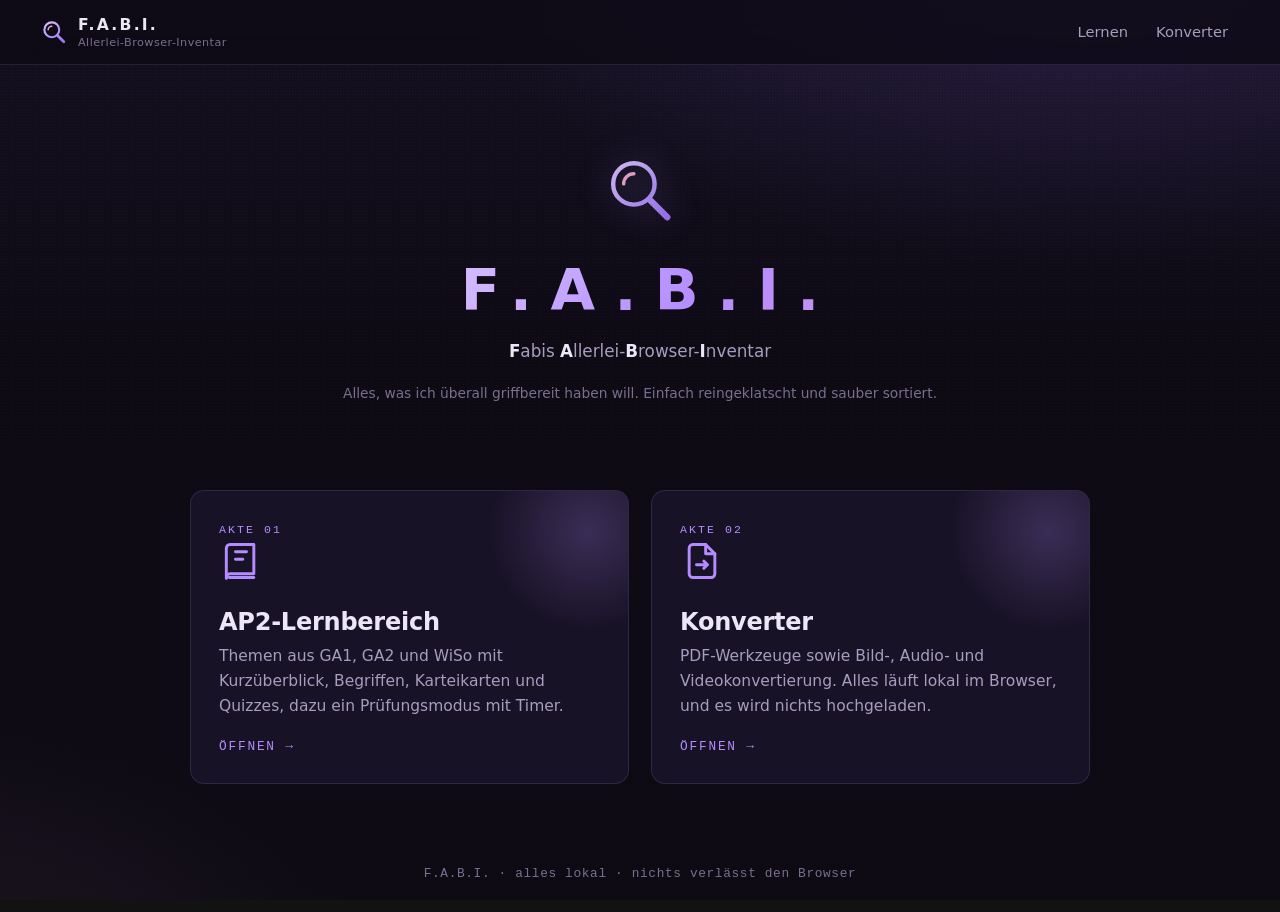
<file: index.html>
<!DOCTYPE html>
<html lang="de">
<head>
  <meta charset="utf-8">
  <meta name="viewport" content="width=device-width, initial-scale=1">
  <title>F.A.B.I. – Fabis Allerlei-Browser-Inventar</title>
  <meta name="description" content="Fabis persönliche Sammlung: AP2-Lernbereich und lokaler Datei-Konverter.">
  <link rel="icon" href="assets/favicon.svg" type="image/svg+xml">
  <link rel="stylesheet" href="assets/css/style.css">
</head>
<body>
  <header class="topbar">
    <a class="brand" href="./">
      <svg viewBox="0 0 32 32" fill="none" aria-hidden="true"><defs><linearGradient id="lg" x1="0" y1="0" x2="32" y2="32" gradientUnits="userSpaceOnUse"><stop stop-color="#e2d2ff"/><stop offset="1" stop-color="#8f63f0"/></linearGradient></defs><circle cx="13.5" cy="13.5" r="8.5" stroke="url(#lg)" stroke-width="2.4"/><path d="M20 20l7.2 7.2" stroke="url(#lg)" stroke-width="3.2" stroke-linecap="round"/><path d="M9.3 13.5a4.2 4.2 0 0 1 4.2-4.2" stroke="#e8a6c8" stroke-width="1.7" stroke-linecap="round"/></svg>
      <span>F.A.B.I.<small>Allerlei-Browser-Inventar</small></span>
    </a>
    <nav class="topnav">
      <a href="lernen/">Lernen</a>
      <a href="konverter/">Konverter</a>
    </nav>
  </header>

  <main>
    <section class="hero">
      <svg class="emblem" viewBox="0 0 32 32" fill="none" aria-hidden="true"><defs><linearGradient id="hg" x1="0" y1="0" x2="32" y2="32" gradientUnits="userSpaceOnUse"><stop stop-color="#e2d2ff"/><stop offset="1" stop-color="#8f63f0"/></linearGradient></defs><circle cx="13.5" cy="13.5" r="8.5" stroke="url(#hg)" stroke-width="1.8"/><path d="M20 20l7.2 7.2" stroke="url(#hg)" stroke-width="2.6" stroke-linecap="round"/><path d="M9.3 13.5a4.2 4.2 0 0 1 4.2-4.2" stroke="#e8a6c8" stroke-width="1.4" stroke-linecap="round"/></svg>
      <h1>F.A.B.I.</h1>
      <p class="sub"><b>F</b>abis <b>A</b>llerlei-<b>B</b>rowser-<b>I</b>nventar</p>
      <p class="dim small">Alles, was ich überall griffbereit haben will. Einfach reingeklatscht und sauber sortiert.</p>
    </section>

    <section class="doors">
      <a class="card door" href="lernen/">
        <div class="label">Akte 01</div>
        <svg class="icon" viewBox="0 0 24 24" fill="none" stroke="currentColor" stroke-width="1.6" stroke-linecap="round" stroke-linejoin="round" aria-hidden="true"><path d="M4 19.5V5a2 2 0 0 1 2-2h13v16H6a2 2 0 0 0-2 2.5Z"/><path d="M4 19.5A2 2 0 0 0 6 21h13"/><path d="M9 7h6M9 11h4"/></svg>
        <h2>AP2-Lernbereich</h2>
        <p>Themen aus GA1, GA2 und WiSo mit Kurzüberblick, Begriffen, Karteikarten und Quizzes, dazu ein Prüfungsmodus mit Timer.</p>
        <div class="go">ÖFFNEN →</div>
      </a>
      <a class="card door" href="konverter/">
        <div class="label">Akte 02</div>
        <svg class="icon" viewBox="0 0 24 24" fill="none" stroke="currentColor" stroke-width="1.6" stroke-linecap="round" stroke-linejoin="round" aria-hidden="true"><path d="M14 3H7a2 2 0 0 0-2 2v14a2 2 0 0 0 2 2h10a2 2 0 0 0 2-2V8Z"/><path d="M14 3v5h5"/><path d="M9 14h6M13 12l2 2-2 2"/></svg>
        <h2>Konverter</h2>
        <p>PDF-Werkzeuge sowie Bild-, Audio- und Videokonvertierung. Alles läuft lokal im Browser, und es wird nichts hochgeladen.</p>
        <div class="go">ÖFFNEN →</div>
      </a>
    </section>
  </main>
  <footer class="footer">F.A.B.I. · alles lokal · nichts verlässt den Browser</footer>
</body>
</html>
</file>
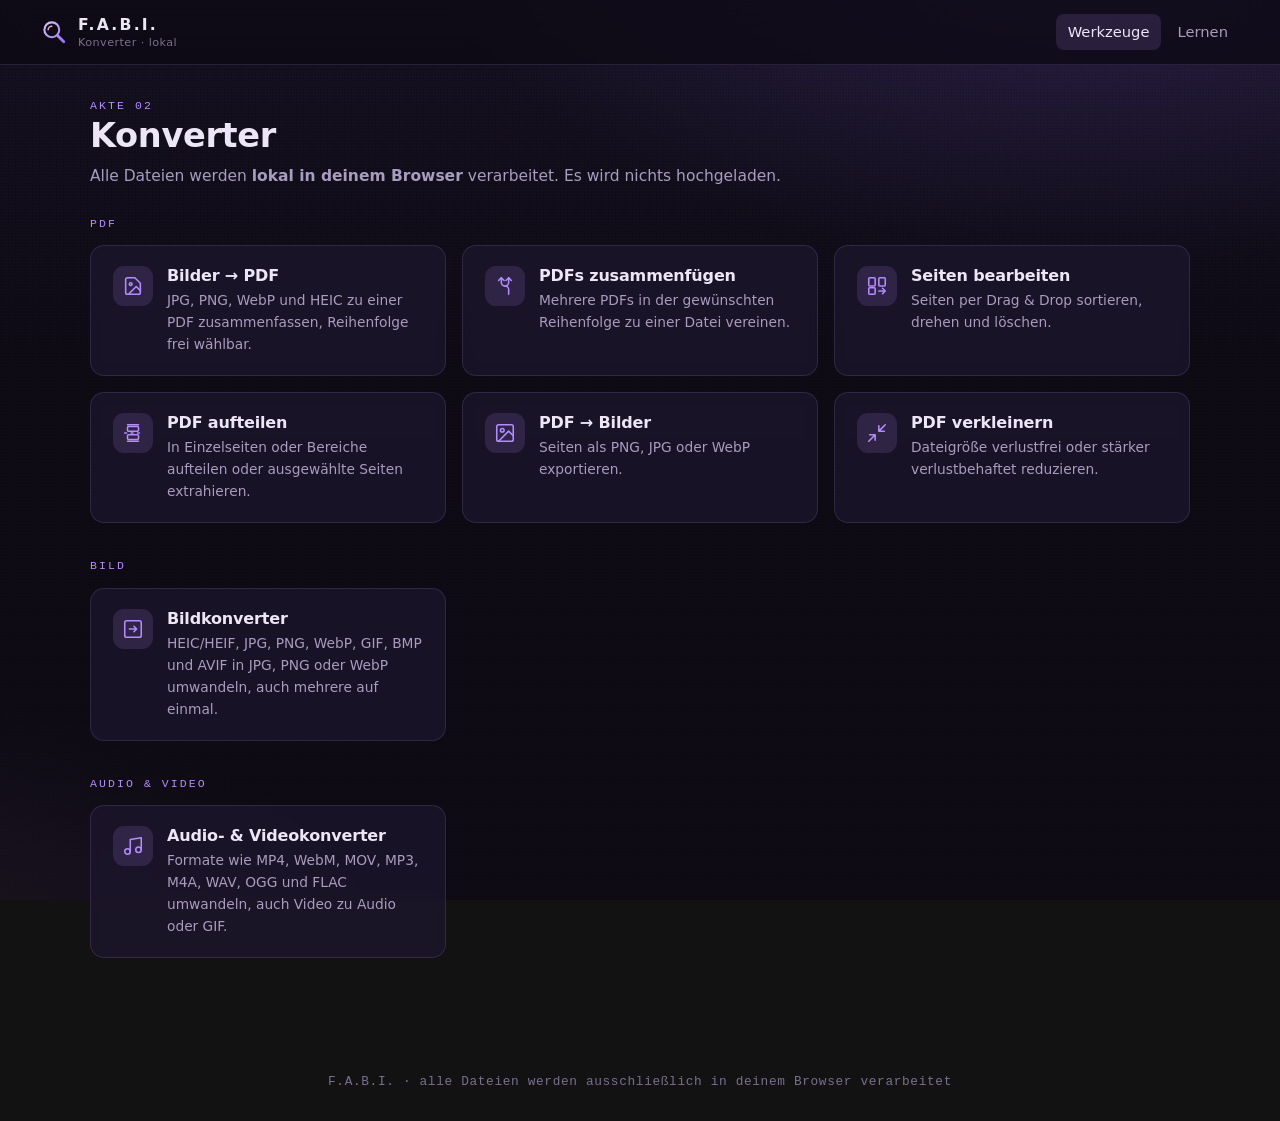
<file: konverter/index.html>
<!DOCTYPE html>
<html lang="de">
<head>
  <meta charset="utf-8">
  <meta name="viewport" content="width=device-width, initial-scale=1">
  <title>Konverter · F.A.B.I.</title>
  <link rel="icon" href="../assets/favicon.svg" type="image/svg+xml">
  <link rel="stylesheet" href="../assets/css/style.css">
</head>
<body>
  <header class="topbar">
    <a class="brand" href="../">
      <svg viewBox="0 0 32 32" fill="none" aria-hidden="true"><defs><linearGradient id="lg" x1="0" y1="0" x2="32" y2="32" gradientUnits="userSpaceOnUse"><stop stop-color="#e2d2ff"/><stop offset="1" stop-color="#8f63f0"/></linearGradient></defs><circle cx="13.5" cy="13.5" r="8.5" stroke="url(#lg)" stroke-width="2.4"/><path d="M20 20l7.2 7.2" stroke="url(#lg)" stroke-width="3.2" stroke-linecap="round"/><path d="M9.3 13.5a4.2 4.2 0 0 1 4.2-4.2" stroke="#e8a6c8" stroke-width="1.7" stroke-linecap="round"/></svg>
      <span>F.A.B.I.<small>Konverter · lokal</small></span>
    </a>
    <nav class="topnav">
      <a href="#/" class="active">Werkzeuge</a>
      <a href="../lernen/">Lernen</a>
    </nav>
  </header>

  <main id="app"><p class="muted">Lade …</p></main>
  <footer class="footer">F.A.B.I. · alle Dateien werden ausschließlich in deinem Browser verarbeitet</footer>

  <script src="../assets/js/convert.js"></script>
</body>
</html>
</file>
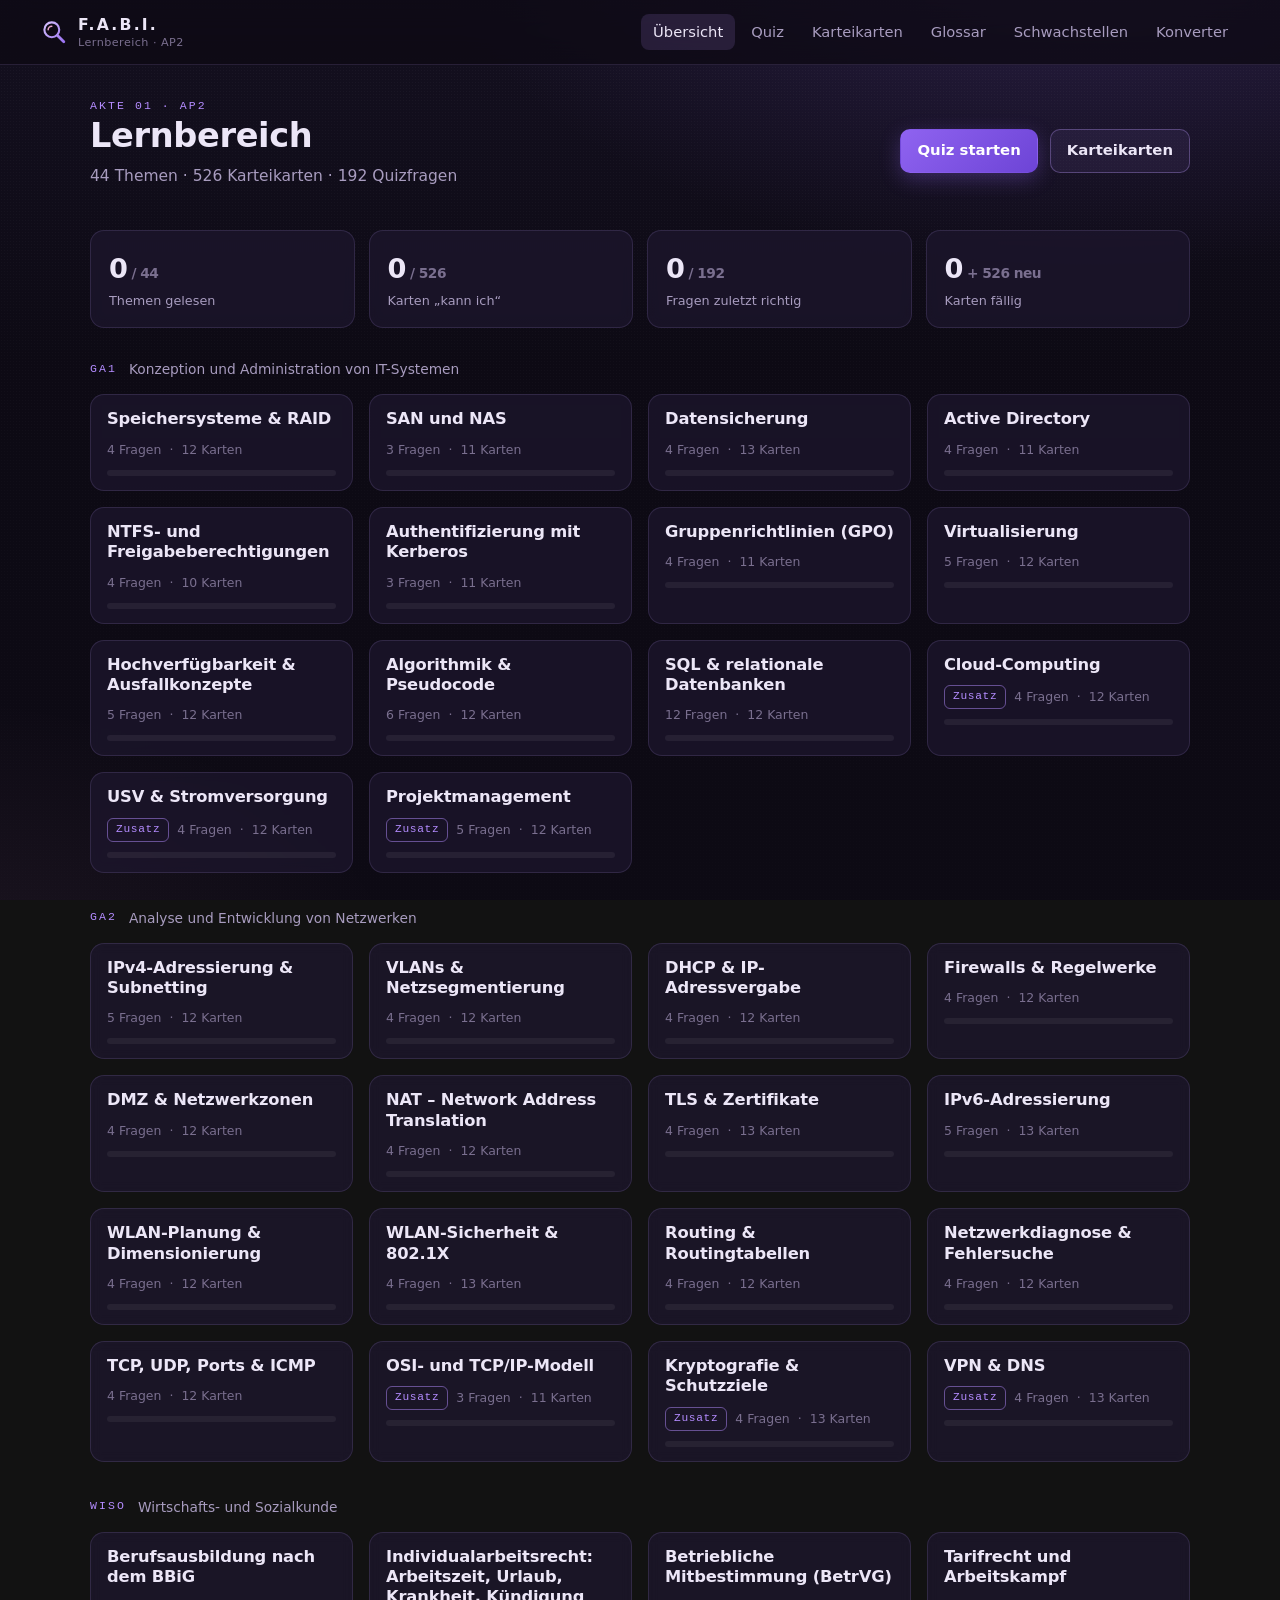
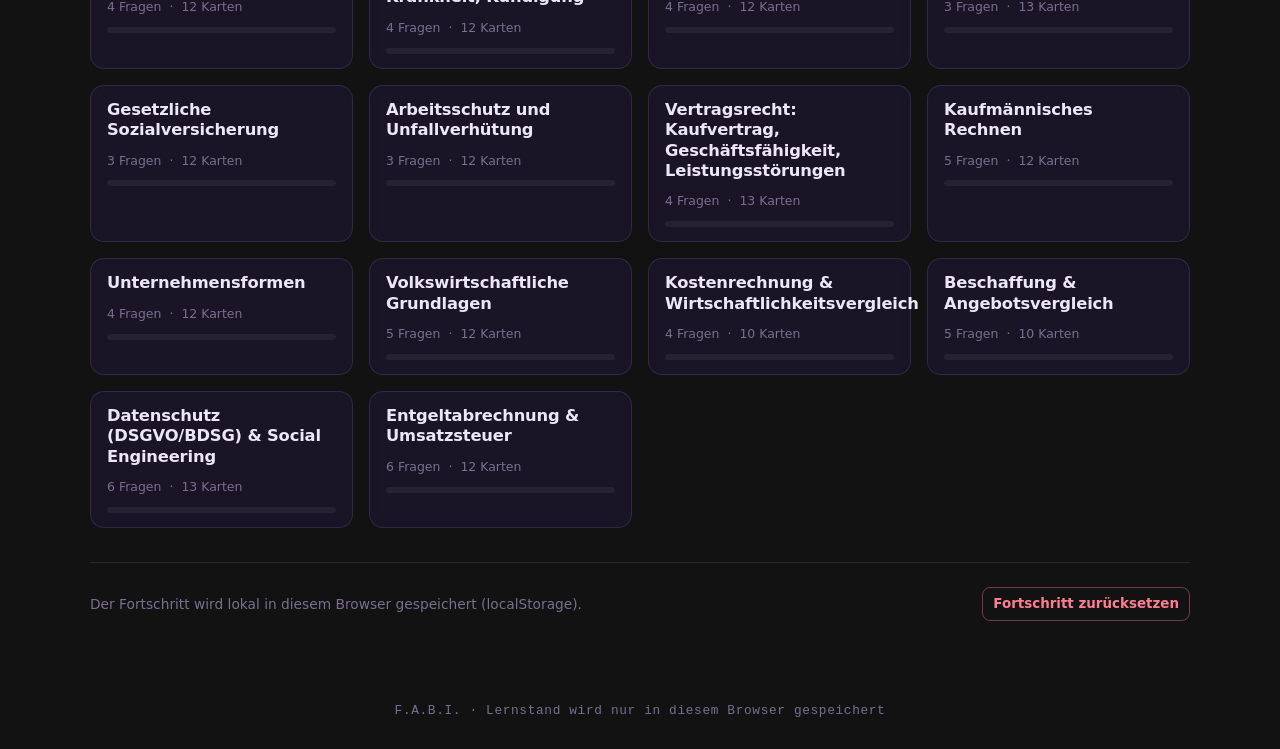
<file: lernen/index.html>
<!DOCTYPE html>
<html lang="de">
<head>
  <meta charset="utf-8">
  <meta name="viewport" content="width=device-width, initial-scale=1">
  <title>Lernen · F.A.B.I.</title>
  <link rel="icon" href="../assets/favicon.svg" type="image/svg+xml">
  <link rel="stylesheet" href="../assets/css/style.css">
</head>
<body>
  <header class="topbar">
    <a class="brand" href="../">
      <svg viewBox="0 0 32 32" fill="none" aria-hidden="true"><defs><linearGradient id="lg" x1="0" y1="0" x2="32" y2="32" gradientUnits="userSpaceOnUse"><stop stop-color="#e2d2ff"/><stop offset="1" stop-color="#8f63f0"/></linearGradient></defs><circle cx="13.5" cy="13.5" r="8.5" stroke="url(#lg)" stroke-width="2.4"/><path d="M20 20l7.2 7.2" stroke="url(#lg)" stroke-width="3.2" stroke-linecap="round"/><path d="M9.3 13.5a4.2 4.2 0 0 1 4.2-4.2" stroke="#e8a6c8" stroke-width="1.7" stroke-linecap="round"/></svg>
      <span>F.A.B.I.<small>Lernbereich · AP2</small></span>
    </a>
    <nav class="topnav" id="learnNav">
      <a href="#/" data-nav="home">Übersicht</a>
      <a href="#/quiz" data-nav="quiz">Quiz</a>
      <a href="#/karten" data-nav="karten">Karteikarten</a>
      <a href="#/glossar" data-nav="glossar">Glossar</a>
      <a href="#/schwachstellen" data-nav="schwachstellen">Schwachstellen</a>
      <a href="../konverter/">Konverter</a>
    </nav>
  </header>

  <main id="app"><p class="muted">Lade …</p></main>
  <footer class="footer">F.A.B.I. · Lernstand wird nur in diesem Browser gespeichert</footer>

  <script src="../data/sql-db.js"></script>
  <script src="../data/ga1a.js"></script>
  <script src="../data/ga1b.js"></script>
  <script src="../data/ga2a.js"></script>
  <script src="../data/ga2b.js"></script>
  <script src="../data/wisoa.js"></script>
  <script src="../data/wisob.js"></script>
  <script src="../assets/js/learn.js"></script>
</body>
</html>
</file>
<file: assets/css/style.css>
:root {
  --bg: #0d0a14;
  --bg2: #141020;
  --panel: rgba(30, 23, 46, .72);
  --panel-solid: #1c1629;
  --panel-2: #241c35;
  --line: rgba(190, 160, 255, .14);
  --line-strong: rgba(190, 160, 255, .32);
  --text: #ece6f7;
  --muted: #a89cbf;
  --dim: #7a6f8f;
  --accent: #b48cff;
  --accent-2: #8f63f0;
  --accent-soft: rgba(180, 140, 255, .14);
  --rose: #e8a6c8;
  --ok: #6fd6a8;
  --ok-soft: rgba(111, 214, 168, .13);
  --bad: #ff7d93;
  --bad-soft: rgba(255, 125, 147, .13);
  --warn: #f2c66d;
  --radius: 14px;
  --radius-sm: 9px;
  --shadow: 0 18px 50px rgba(0, 0, 0, .45);
  --mono: "JetBrains Mono", "Cascadia Code", Consolas, "SFMono-Regular", Menlo, monospace;
  --sans: "Inter", "Segoe UI Variable", "Segoe UI", system-ui, -apple-system, Roboto, sans-serif;
}

* { box-sizing: border-box; }
html { color-scheme: dark; }
body {
  margin: 0;
  min-height: 100vh;
  font-family: var(--sans);
  font-size: 15.5px;
  line-height: 1.6;
  color: var(--text);
  background:
    radial-gradient(1100px 600px at 85% -10%, rgba(143, 99, 240, .20), transparent 60%),
    radial-gradient(900px 500px at -10% 110%, rgba(232, 166, 200, .08), transparent 60%),
    linear-gradient(180deg, var(--bg2), var(--bg) 40%);
  background-attachment: fixed;
}
body::before {
  content: "";
  position: fixed; inset: 0;
  pointer-events: none;
  background-image: radial-gradient(rgba(255,255,255,.035) 1px, transparent 1px);
  background-size: 3px 3px;
  mask-image: linear-gradient(180deg, rgba(0,0,0,.9), rgba(0,0,0,.3));
  z-index: 0;
}
a { color: var(--accent); text-decoration: none; }
a:hover { text-decoration: underline; }
::selection { background: rgba(180, 140, 255, .35); }
h1, h2, h3, h4 { line-height: 1.25; margin: 0 0 .6em; font-weight: 650; letter-spacing: -.01em; }
h1 { font-size: 2.1rem; }
h2 { font-size: 1.5rem; }
h3 { font-size: 1.15rem; }
p { margin: 0 0 1em; }
code, pre, kbd { font-family: var(--mono); font-size: .9em; }
code { background: rgba(180, 140, 255, .1); border: 1px solid var(--line); padding: .05em .35em; border-radius: 5px; }
pre { background: #0f0b18; border: 1px solid var(--line); padding: 14px 16px; border-radius: var(--radius-sm); overflow-x: auto; line-height: 1.45; }
pre code { background: none; border: 0; padding: 0; }
hr { border: 0; border-top: 1px solid var(--line); margin: 24px 0; }
table { border-collapse: collapse; width: 100%; margin: 0 0 1em; font-size: .95em; }
th, td { border: 1px solid var(--line); padding: 7px 10px; text-align: left; vertical-align: top; }
th { background: rgba(180, 140, 255, .08); font-weight: 600; }
.table-wrap { overflow-x: auto; }

/* ---------- Layout ---------- */
.topbar {
  position: sticky; top: 0; z-index: 50;
  display: flex; align-items: center; gap: 18px;
  padding: 12px clamp(16px, 4vw, 40px);
  background: rgba(13, 10, 20, .78);
  backdrop-filter: blur(14px);
  border-bottom: 1px solid var(--line);
}
.brand { display: flex; align-items: center; gap: 10px; color: var(--text); font-weight: 700; letter-spacing: .14em; font-size: .98rem; }
.brand:hover { text-decoration: none; }
.brand svg { width: 28px; height: 28px; }
.brand small { display: block; font-weight: 400; letter-spacing: .04em; color: var(--dim); font-size: .7rem; margin-top: -3px; }
.topnav { display: flex; gap: 4px; margin-left: auto; flex-wrap: wrap; }
.topnav a { color: var(--muted); padding: 6px 12px; border-radius: 8px; font-size: .92rem; }
.topnav a:hover, .topnav a.active { color: var(--text); background: var(--accent-soft); text-decoration: none; }
main { position: relative; z-index: 1; max-width: 1180px; margin: 0 auto; padding: 32px clamp(16px, 4vw, 40px) 80px; }
.footer { position: relative; z-index: 1; text-align: center; color: var(--dim); font-size: .8rem; padding: 0 16px 28px; font-family: var(--mono); letter-spacing: .05em; }

.label { font-family: var(--mono); font-size: .72rem; letter-spacing: .18em; text-transform: uppercase; color: var(--accent); }
.muted { color: var(--muted); }
.dim { color: var(--dim); }
.small { font-size: .86rem; }
.center { text-align: center; }
.row { display: flex; gap: 12px; align-items: center; flex-wrap: wrap; }
.row.between { justify-content: space-between; }
.stack > * + * { margin-top: 14px; }
.grid { display: grid; gap: 16px; }
.grid.cols-2 { grid-template-columns: repeat(auto-fill, minmax(min(320px, 100%), 1fr)); }
.grid.cols-3 { grid-template-columns: repeat(auto-fill, minmax(min(260px, 100%), 1fr)); }
.grid.cols-4 { grid-template-columns: repeat(auto-fill, minmax(min(210px, 100%), 1fr)); }
.hidden { display: none !important; }
.spacer { flex: 1; }

/* ---------- Cards / panels ---------- */
.card {
  background: var(--panel);
  border: 1px solid var(--line);
  border-radius: var(--radius);
  padding: 20px 22px;
  backdrop-filter: blur(6px);
}
.card.tight { padding: 14px 16px; }
.card h3 { margin-bottom: .4em; }
a.card, button.card { display: block; color: inherit; text-align: left; font: inherit; cursor: pointer; transition: border-color .18s, transform .18s, background .18s; }
a.card:hover, button.card:hover { border-color: var(--line-strong); transform: translateY(-2px); text-decoration: none; background: rgba(36, 28, 53, .85); }

/* ---------- Buttons & inputs ---------- */
.btn {
  display: inline-flex; align-items: center; justify-content: center; gap: 8px;
  padding: 9px 16px; border-radius: 10px;
  border: 1px solid var(--line-strong);
  background: rgba(180, 140, 255, .08);
  color: var(--text); font: inherit; font-size: .93rem; font-weight: 550;
  cursor: pointer; transition: background .15s, border-color .15s, opacity .15s;
  text-decoration: none !important; white-space: nowrap;
}
.btn:hover { background: rgba(180, 140, 255, .18); border-color: var(--accent); }
.btn.primary { background: linear-gradient(135deg, var(--accent-2), #6d44d6); border-color: transparent; color: #fff; box-shadow: 0 6px 20px rgba(143, 99, 240, .3); }
.btn.primary:hover { filter: brightness(1.1); }
.btn.ghost { background: transparent; border-color: transparent; color: var(--muted); }
.btn.ghost:hover { color: var(--text); background: var(--accent-soft); }
.btn.small { padding: 5px 10px; font-size: .84rem; border-radius: 8px; }
.btn.danger { border-color: rgba(255, 125, 147, .4); color: var(--bad); background: transparent; }
.btn.ok { border-color: rgba(111, 214, 168, .45); color: var(--ok); background: var(--ok-soft); }
.btn.bad { border-color: rgba(255, 125, 147, .45); color: var(--bad); background: var(--bad-soft); }
.btn.mid { border-color: rgba(242, 198, 109, .45); color: var(--warn); background: rgba(242, 198, 109, .1); }
.btn:disabled { opacity: .45; cursor: not-allowed; }

input[type=text], input[type=number], input[type=search], select, textarea {
  font: inherit; color: var(--text);
  background: #120e1c; border: 1px solid var(--line-strong);
  border-radius: 9px; padding: 8px 11px; outline: none;
  transition: border-color .15s, box-shadow .15s;
}
input:focus, select:focus, textarea:focus { border-color: var(--accent); box-shadow: 0 0 0 3px rgba(180, 140, 255, .18); }
textarea { width: 100%; resize: vertical; font-family: var(--mono); font-size: .9rem; line-height: 1.5; }
select { cursor: pointer; }
label.check { display: inline-flex; align-items: center; gap: 8px; cursor: pointer; user-select: none; }
input[type=checkbox], input[type=radio] { accent-color: var(--accent); width: 16px; height: 16px; }
input[type=range] { accent-color: var(--accent); }

.switch { display: inline-flex; align-items: center; gap: 10px; cursor: pointer; user-select: none; }
.switch input { display: none; }
.switch .track { width: 40px; height: 22px; border-radius: 99px; background: #2a2140; border: 1px solid var(--line-strong); position: relative; transition: background .2s; flex: none; }
.switch .track::after { content: ""; position: absolute; top: 2px; left: 2px; width: 16px; height: 16px; border-radius: 50%; background: var(--muted); transition: transform .2s, background .2s; }
.switch input:checked + .track { background: var(--accent-2); }
.switch input:checked + .track::after { transform: translateX(18px); background: #fff; }

.seg { display: inline-flex; border: 1px solid var(--line-strong); border-radius: 10px; overflow: hidden; flex-wrap: wrap; }
.seg button { font: inherit; font-size: .88rem; background: transparent; color: var(--muted); border: 0; padding: 7px 14px; cursor: pointer; }
.seg button + button { border-left: 1px solid var(--line); }
.seg button.on { background: var(--accent-soft); color: var(--text); }

.chips { display: flex; gap: 8px; flex-wrap: wrap; }
.chip { display: inline-flex; align-items: center; gap: 6px; font-size: .82rem; padding: 3px 10px; border-radius: 99px; border: 1px solid var(--line-strong); color: var(--muted); background: transparent; cursor: pointer; font-family: inherit; }
.chip.on { background: var(--accent-soft); color: var(--text); border-color: var(--accent); }
.badge { display: inline-block; font-family: var(--mono); font-size: .7rem; letter-spacing: .06em; padding: 2px 8px; border-radius: 6px; border: 1px solid var(--line-strong); color: var(--muted); white-space: nowrap; }
.badge.l1 { color: var(--ok); border-color: rgba(111, 214, 168, .4); }
.badge.l2 { color: var(--warn); border-color: rgba(242, 198, 109, .4); }
.badge.l3 { color: var(--bad); border-color: rgba(255, 125, 147, .4); }
.badge.accent { color: var(--accent); border-color: rgba(180, 140, 255, .5); }

.progress { height: 6px; background: rgba(255, 255, 255, .06); border-radius: 99px; overflow: hidden; }
.progress > span { display: block; height: 100%; background: linear-gradient(90deg, var(--accent-2), var(--rose)); border-radius: 99px; transition: width .3s; }

.notice { border: 1px solid var(--line-strong); background: var(--accent-soft); border-radius: var(--radius-sm); padding: 10px 14px; font-size: .9rem; }
.notice.warn { border-color: rgba(242, 198, 109, .4); background: rgba(242, 198, 109, .08); }
.notice.bad { border-color: rgba(255, 125, 147, .4); background: var(--bad-soft); }
.notice.ok { border-color: rgba(111, 214, 168, .4); background: var(--ok-soft); }

/* ---------- Landing ---------- */
.hero { text-align: center; padding: 6vh 0 4vh; }
.hero .emblem { width: 78px; height: 78px; margin: 0 auto 18px; opacity: .95; filter: drop-shadow(0 0 22px rgba(180, 140, 255, .45)); }
.hero h1 { font-size: clamp(2.4rem, 6vw, 3.6rem); letter-spacing: .32em; margin-right: -.32em; font-weight: 750; background: linear-gradient(120deg, #fff, var(--accent) 55%, var(--rose)); -webkit-background-clip: text; background-clip: text; color: transparent; margin-bottom: .2em; }
.hero .sub { color: var(--muted); font-size: 1.05rem; }
.hero .sub b { color: var(--text); font-weight: 600; }
.doors { display: grid; grid-template-columns: repeat(auto-fit, minmax(min(300px, 100%), 1fr)); gap: 22px; max-width: 900px; margin: 4vh auto 0; }
.door { position: relative; overflow: hidden; padding: 30px 28px 26px !important; min-height: 230px; }
.door::after { content: ""; position: absolute; right: -60px; top: -60px; width: 200px; height: 200px; border-radius: 50%; background: radial-gradient(circle, rgba(180, 140, 255, .22), transparent 70%); transition: transform .4s; }
.door:hover::after { transform: scale(1.3); }
.door .icon { width: 44px; height: 44px; color: var(--accent); margin-bottom: 16px; }
.door h2 { margin-bottom: .3em; }
.door p { color: var(--muted); margin: 0; }
.door .go { margin-top: 18px; font-family: var(--mono); font-size: .8rem; letter-spacing: .14em; color: var(--accent); }

/* ---------- Learn ---------- */
.page-head { margin-bottom: 26px; }
.page-head h1 { margin-bottom: .2em; }
.area-block { margin-bottom: 34px; }
.area-block > .row { margin-bottom: 14px; }
.topic-card h3 { font-size: 1.02rem; margin: 0 0 6px; }
.topic-card .meta { display: flex; gap: 8px; align-items: center; font-size: .78rem; color: var(--dim); margin-top: 10px; }
.topic-card .progress { margin-top: 10px; }
.stat-tiles { display: grid; grid-template-columns: repeat(auto-fit, minmax(min(170px, 100%), 1fr)); gap: 14px; margin-bottom: 30px; }
.stat-tiles .card { padding: 16px 18px; }
.stat-tiles .num { font-size: 1.7rem; font-weight: 700; letter-spacing: -.02em; }
.stat-tiles .lbl { font-size: .8rem; color: var(--muted); }

.tabs { display: flex; gap: 4px; border-bottom: 1px solid var(--line); margin-bottom: 24px; flex-wrap: wrap; }
.tabs a { padding: 9px 16px; color: var(--muted); border-bottom: 2px solid transparent; margin-bottom: -1px; font-size: .94rem; }
.tabs a:hover { color: var(--text); text-decoration: none; }
.tabs a.on { color: var(--text); border-bottom-color: var(--accent); }

.overview { border-left: 3px solid var(--accent); background: var(--accent-soft); border-radius: 0 var(--radius-sm) var(--radius-sm) 0; padding: 14px 18px 6px; margin-bottom: 26px; }
.overview ul { margin: 6px 0 8px; padding-left: 20px; }
.overview li { margin-bottom: 4px; }
.prose { max-width: 860px; }
.prose h3 { margin-top: 1.6em; color: #f3eefd; }
.prose ul, .prose ol { padding-left: 22px; margin: 0 0 1em; }
.prose li { margin-bottom: 4px; }
.example, .tip { border-radius: var(--radius-sm); padding: 12px 16px; margin: 0 0 1.1em; border: 1px solid var(--line); }
.example { background: rgba(232, 166, 200, .06); border-color: rgba(232, 166, 200, .25); }
.tip { background: rgba(242, 198, 109, .07); border-color: rgba(242, 198, 109, .28); }

.glossary dt { font-weight: 650; margin-top: 14px; color: #f3eefd; }
.glossary dd { margin: 2px 0 0; color: var(--muted); }
.glossary .src { font-size: .75rem; color: var(--dim); font-family: var(--mono); margin-left: 8px; font-weight: 400; }

/* Flashcards */
.flash-wrap { max-width: 720px; margin: 0 auto; }
.flashcard { perspective: 1400px; cursor: pointer; height: 320px; margin: 14px 0 18px; }
.flashcard .inner { position: relative; width: 100%; height: 100%; transition: transform .55s cubic-bezier(.2, .8, .2, 1); transform-style: preserve-3d; }
.flashcard.flipped .inner { transform: rotateY(180deg); }
.flashcard .face { position: absolute; inset: 0; backface-visibility: hidden; -webkit-backface-visibility: hidden; border-radius: 18px; border: 1px solid var(--line-strong); padding: 28px 32px; display: flex; flex-direction: column; justify-content: center; align-items: center; text-align: center; overflow-y: auto; background: linear-gradient(160deg, #241c37, #171223); box-shadow: var(--shadow); }
.flashcard .face.back { transform: rotateY(180deg); background: linear-gradient(160deg, #2a1f43, #1a1428); }
.flashcard .face .k { font-size: 1.35rem; font-weight: 650; }
.flashcard .face .v { font-size: 1.05rem; color: #e1d9f0; }
.flashcard .face .corner { position: absolute; top: 14px; left: 18px; font-family: var(--mono); font-size: .7rem; letter-spacing: .14em; color: var(--dim); text-transform: uppercase; }
.rate-row { display: grid; grid-template-columns: repeat(3, 1fr); gap: 10px; }
.rate-row .btn { padding: 12px; }

/* Quiz */
.quiz-wrap { max-width: 860px; margin: 0 auto; }
.q-head { display: flex; align-items: center; gap: 10px; flex-wrap: wrap; margin-bottom: 12px; }
.q-text { font-size: 1.08rem; margin-bottom: 18px; }
.q-text pre { font-size: .88rem; }
.opts { display: grid; gap: 10px; }
.opt { display: flex; gap: 12px; align-items: flex-start; padding: 12px 15px; border-radius: 11px; border: 1px solid var(--line-strong); background: rgba(18, 14, 28, .6); cursor: pointer; transition: border-color .15s, background .15s; }
.opt:hover { border-color: var(--accent); }
.opt input { margin-top: 3px; flex: none; }
.opt.sel { border-color: var(--accent); background: var(--accent-soft); }
.opt.correct { border-color: var(--ok); background: var(--ok-soft); }
.opt.wrong { border-color: var(--bad); background: var(--bad-soft); }
.opt.missed { border-color: var(--ok); border-style: dashed; }
.locked .opt { cursor: default; }
.match-row { display: grid; grid-template-columns: 1fr 1.2fr; gap: 12px; align-items: center; padding: 8px 0; border-bottom: 1px dashed var(--line); }
.match-row select { width: 100%; }
.match-row.correct select { border-color: var(--ok); }
.match-row.wrong select { border-color: var(--bad); }
.match-row .fix { grid-column: 2; font-size: .84rem; color: var(--ok); }
.num-input { display: flex; gap: 10px; align-items: center; }
.num-input input { width: 220px; font-size: 1.05rem; }
.feedback { margin-top: 18px; padding: 14px 18px; border-radius: 11px; border: 1px solid; }
.feedback.ok { border-color: rgba(111, 214, 168, .45); background: var(--ok-soft); }
.feedback.bad { border-color: rgba(255, 125, 147, .45); background: var(--bad-soft); }
.feedback .title { font-weight: 700; margin-bottom: 4px; }
.feedback.ok .title { color: var(--ok); }
.feedback.bad .title { color: var(--bad); }
.q-nav { display: flex; gap: 10px; justify-content: space-between; align-items: center; margin-top: 22px; flex-wrap: wrap; }
.q-grid { display: flex; flex-wrap: wrap; gap: 6px; }
.q-grid button { width: 34px; height: 30px; border-radius: 7px; border: 1px solid var(--line-strong); background: transparent; color: var(--muted); font: inherit; font-size: .8rem; cursor: pointer; }
.q-grid button.answered { background: var(--accent-soft); color: var(--text); }
.q-grid button.cur { border-color: var(--accent); box-shadow: 0 0 0 2px rgba(180, 140, 255, .3); }
.q-grid button.r-ok { background: var(--ok-soft); border-color: var(--ok); color: var(--ok); }
.q-grid button.r-bad { background: var(--bad-soft); border-color: var(--bad); color: var(--bad); }
.timer { font-family: var(--mono); font-size: 1.05rem; padding: 4px 12px; border-radius: 8px; border: 1px solid var(--line-strong); }
.timer.low { color: var(--bad); border-color: var(--bad); }
.result-hero { text-align: center; padding: 26px; }
.result-hero .big { font-size: 3rem; font-weight: 750; letter-spacing: -.03em; }
.review-item { margin-bottom: 14px; }
.review-item summary { cursor: pointer; display: flex; gap: 10px; align-items: center; list-style: none; }
.review-item summary::-webkit-details-marker { display: none; }
.sql-result { margin-top: 12px; max-height: 280px; overflow: auto; border-radius: 8px; }
.sql-result table { font-family: var(--mono); font-size: .82rem; margin: 0; }
.schema-box { font-size: .85rem; }
.schema-box table { font-family: var(--mono); font-size: .78rem; }
.form-grid { display: grid; grid-template-columns: 200px 1fr; gap: 14px 20px; align-items: start; }
.form-grid > .lbl { color: var(--muted); padding-top: 7px; font-size: .92rem; }
.topic-picker { max-height: 260px; overflow-y: auto; border: 1px solid var(--line); border-radius: var(--radius-sm); padding: 10px 14px; display: grid; grid-template-columns: repeat(auto-fill, minmax(min(240px, 100%), 1fr)); gap: 4px 16px; }
.topic-picker .grp { grid-column: 1 / -1; font-family: var(--mono); font-size: .72rem; letter-spacing: .14em; color: var(--accent); margin-top: 6px; display: flex; gap: 10px; align-items: center; }
.weak-list li { margin-bottom: 8px; }

/* ---------- Converter ---------- */
.tool-section { margin-bottom: 34px; }
.tool-card { display: flex !important; gap: 14px; align-items: flex-start; }
.tool-card .ico { width: 40px; height: 40px; border-radius: 11px; background: var(--accent-soft); color: var(--accent); display: grid; place-items: center; flex: none; }
.tool-card .ico svg { width: 22px; height: 22px; }
.tool-card h3 { font-size: 1rem; margin: 0 0 3px; }
.tool-card p { margin: 0; font-size: .86rem; color: var(--muted); }
.dropzone { border: 2px dashed var(--line-strong); border-radius: var(--radius); padding: 34px 20px; text-align: center; color: var(--muted); cursor: pointer; transition: border-color .15s, background .15s; background: rgba(18, 14, 28, .4); }
.dropzone:hover, .dropzone.over { border-color: var(--accent); background: var(--accent-soft); color: var(--text); }
.dropzone b { color: var(--text); }
.file-list { display: grid; gap: 8px; margin-top: 14px; }
.file-item { display: flex; gap: 12px; align-items: center; padding: 8px 12px; border: 1px solid var(--line); border-radius: 10px; background: rgba(18, 14, 28, .55); }
.file-item .thumb { width: 44px; height: 44px; object-fit: cover; border-radius: 6px; background: #000; flex: none; }
.file-item .name { flex: 1; min-width: 0; overflow: hidden; text-overflow: ellipsis; white-space: nowrap; }
.file-item .size { color: var(--dim); font-size: .8rem; font-family: var(--mono); }
.file-item.dragging, .page-thumb.dragging { opacity: .4; }
.file-item.drop-target, .page-thumb.drop-target { border-color: var(--accent); }
.pages { display: grid; grid-template-columns: repeat(auto-fill, minmax(min(140px, 100%), 1fr)); gap: 14px; margin-top: 16px; }
.page-thumb { position: relative; border: 1px solid var(--line-strong); border-radius: 10px; padding: 8px; background: rgba(18, 14, 28, .6); cursor: grab; user-select: none; }
.page-thumb .cv { display: flex; align-items: center; justify-content: center; height: 170px; overflow: hidden; }
.page-thumb canvas { max-width: 100%; max-height: 170px; box-shadow: 0 2px 10px rgba(0,0,0,.5); transition: transform .2s; background: #fff; }
.page-thumb .bar { display: flex; justify-content: space-between; align-items: center; margin-top: 6px; font-size: .78rem; color: var(--muted); font-family: var(--mono); }
.page-thumb .bar button { background: transparent; border: 1px solid var(--line); color: var(--muted); border-radius: 6px; cursor: pointer; padding: 1px 6px; font-size: .85rem; }
.page-thumb .bar button:hover { color: var(--text); border-color: var(--accent); }
.page-thumb.deleted { opacity: .35; }
.page-thumb.deleted .cv::after { content: "✕"; position: absolute; inset: 0; display: grid; place-items: center; font-size: 3rem; color: var(--bad); }
.adv { margin-top: 14px; }
.adv-body { margin-top: 12px; padding: 14px 16px; border: 1px solid var(--line); border-radius: var(--radius-sm); display: grid; gap: 12px; grid-template-columns: repeat(auto-fill, minmax(min(230px, 100%), 1fr)); }
.adv-body label { display: grid; gap: 4px; font-size: .86rem; color: var(--muted); }
.status { margin-top: 14px; font-size: .9rem; color: var(--muted); min-height: 1.4em; }
.results { display: grid; gap: 8px; margin-top: 14px; }
.back-link { display: inline-flex; align-items: center; gap: 6px; color: var(--muted); font-size: .9rem; margin-bottom: 16px; }

@media (max-width: 720px) {
  body { font-size: 15px; }
  .topbar { gap: 10px; }
  .brand small { display: none; }
  .topnav a { padding: 5px 8px; font-size: .86rem; }
  .form-grid { grid-template-columns: 1fr; }
  .form-grid > .lbl { padding-top: 0; }
  .flashcard { height: 360px; }
  .match-row { grid-template-columns: 1fr; gap: 6px; }
  .match-row .fix { grid-column: 1; }
  .rate-row .btn { padding: 10px 4px; font-size: .85rem; }
  h1 { font-size: 1.7rem; }
  .prose table { display: block; max-width: 100%; overflow-x: auto; }
  .btn { white-space: normal; max-width: 100%; text-align: center; }
}
</file>
